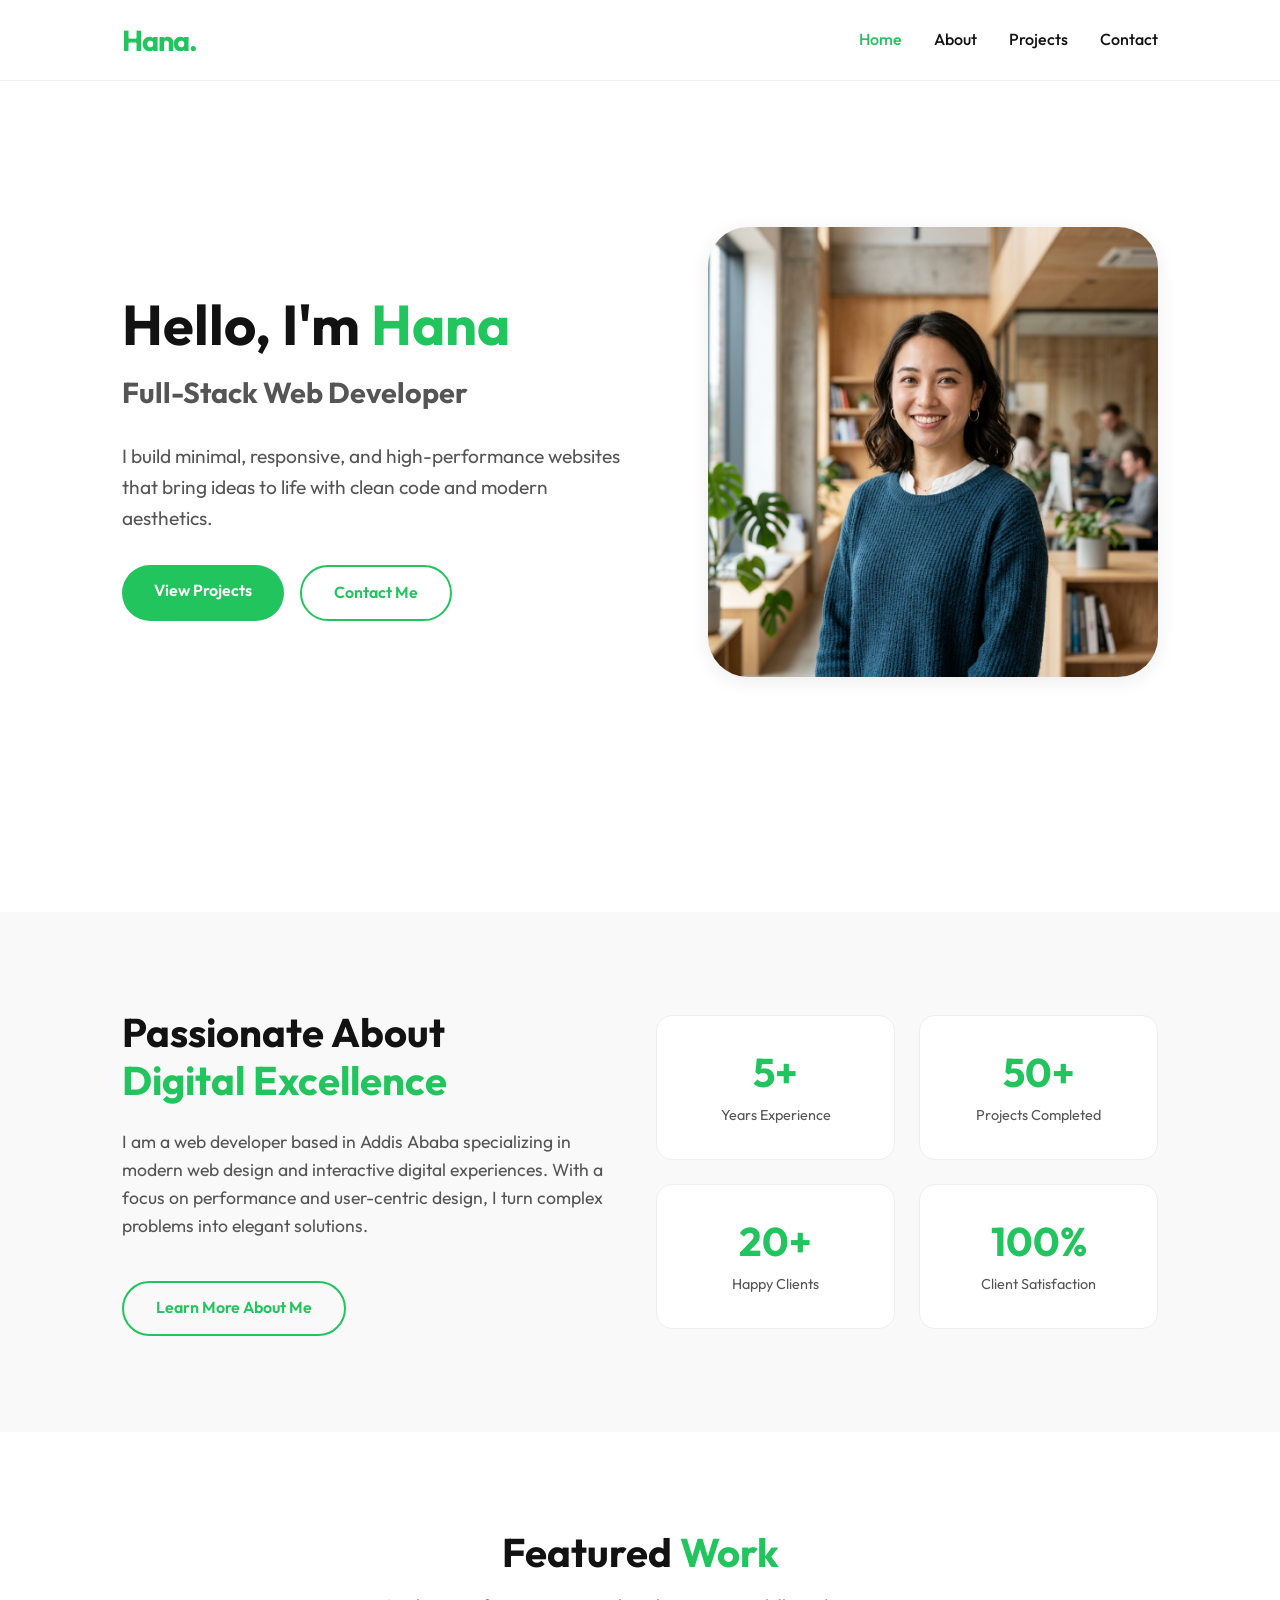
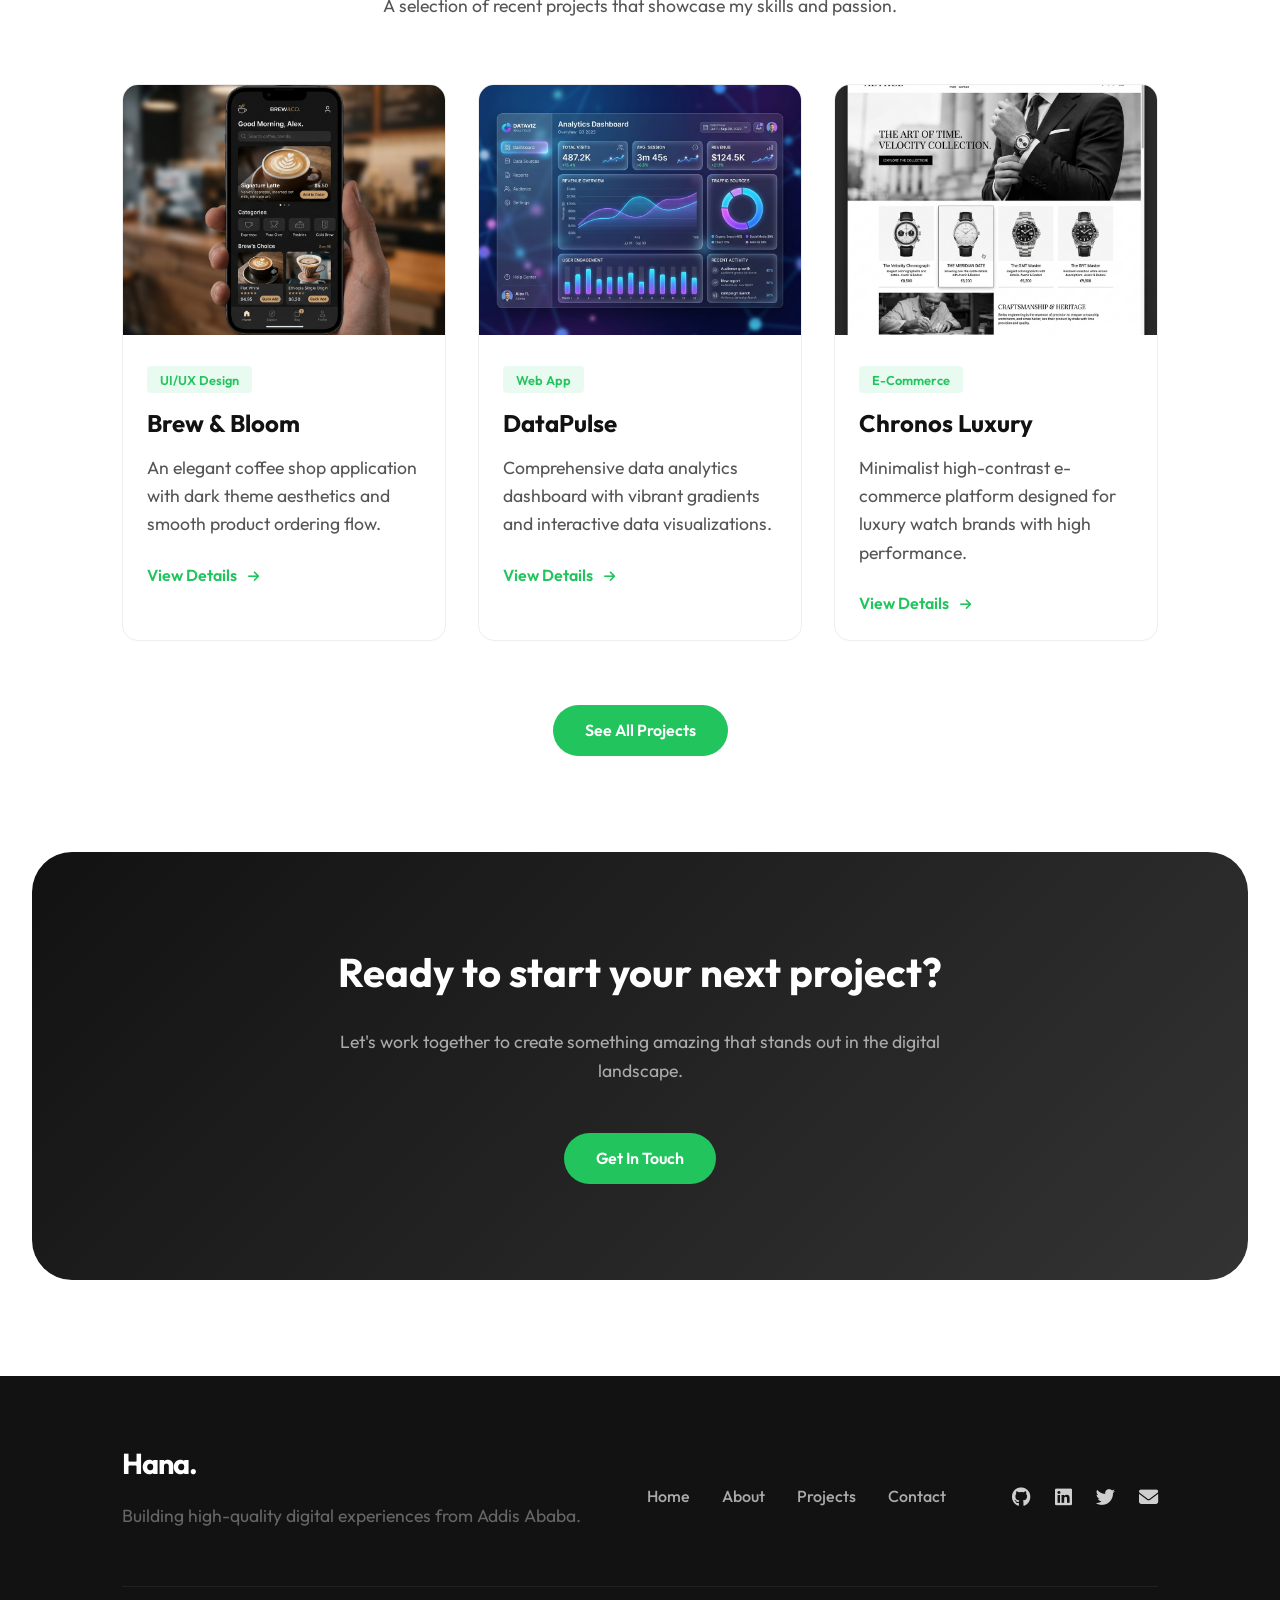
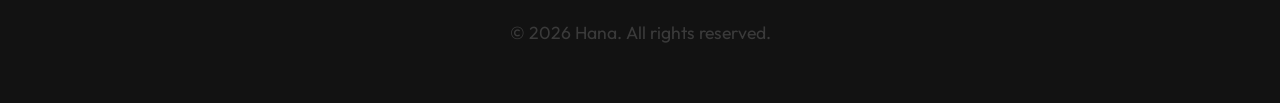
<file: index.html>
<!DOCTYPE html>
<html lang="en">
<head>
    <meta charset="UTF-8">
    <meta name="viewport" content="width=device-width, initial-scale=1.0">
    <title>Hana | Web Developer Portfolio</title>
    <meta name="description" content="Personal portfolio of Hana, a professional web developer building clean and responsive websites.">
    <!-- Google Fonts -->
    <link rel="stylesheet" href="css/styles.css">
    <!-- Font Awesome for social icons -->
    <link rel="stylesheet" href="https://cdnjs.cloudflare.com/ajax/libs/font-awesome/6.4.0/css/all.min.css">
</head>
<body>
    <header>
        <div class="container">
            <nav id="navbar">
                <a href="index.html" class="logo">Hana.</a>
                <ul class="nav-links">
                    <li><a href="index.html" class="active">Home</a></li>
                    <li><a href="about.html">About</a></li>
                    <li><a href="projects.html">Projects</a></li>
                    <li><a href="contact.html">Contact</a></li>
                </ul>
                <button class="mobile-toggle" aria-label="Toggle navigation">
                    <i class="fas fa-bars"></i>
                </button>
            </nav>
        </div>
    </header>

    <main>
        <!-- Hero Section -->
        <section class="hero section reveal" id="home">
            <div class="container grid grid-2" style="align-items: center; min-height: 80vh;">
                <div class="hero-content">
                    <h1 style="color: var(--secondary);">Hello, I'm <span style="color: var(--primary);">Hana</span></h1>
                    <h2 style="font-size: 1.8rem; color: var(--text-secondary); margin-bottom: 2rem;">Full-Stack Web Developer</h2>
                    <p style="font-size: 1.2rem; max-width: 500px;">I build minimal, responsive, and high-performance websites that bring ideas to life with clean code and modern aesthetics.</p>
                    <div class="hero-btns" style="display: flex; gap: 1rem; margin-top: 2rem;">
                        <a href="projects.html" class="btn btn-primary">View Projects</a>
                        <a href="contact.html" class="btn btn-outline">Contact Me</a>
                    </div>
                </div>
                <div class="hero-img" style="text-align: right;">
                    <img src="images/profile.png" alt="Hana's Profile" style="width: 100%; max-width: 450px; border-radius: 40px; box-shadow: var(--shadow);">
                </div>
            </div>
        </section>

        <!-- About Preview -->
        <section class="about-preview section reveal" style="background-color: var(--surface);">
            <div class="container">
                <div class="grid grid-2" style="align-items: center;">
                    <div class="preview-text">
                        <h2 style="margin-bottom: 1.5rem;">Passionate About <br><span style="color: var(--primary);">Digital Excellence</span></h2>
                        <p>I am a web developer based in Addis Ababa specializing in modern web design and interactive digital experiences. With a focus on performance and user-centric design, I turn complex problems into elegant solutions.</p>
                        <a href="about.html" class="btn btn-outline" style="margin-top: 1rem;">Learn More About Me</a>
                    </div>
                    <div class="preview-stats grid grid-2" style="gap: 1.5rem; text-align: center;">
                        <div class="card" style="padding: 2rem;">
                            <h3 style="color: var(--primary); font-size: 2.5rem; margin-bottom: 0.5rem;">5+</h3>
                            <p style="margin-bottom: 0; font-size: 0.9rem;">Years Experience</p>
                        </div>
                        <div class="card" style="padding: 2rem;">
                            <h3 style="color: var(--primary); font-size: 2.5rem; margin-bottom: 0.5rem;">50+</h3>
                            <p style="margin-bottom: 0; font-size: 0.9rem;">Projects Completed</p>
                        </div>
                        <div class="card" style="padding: 2rem;">
                            <h3 style="color: var(--primary); font-size: 2.5rem; margin-bottom: 0.5rem;">20+</h3>
                            <p style="margin-bottom: 0; font-size: 0.9rem;">Happy Clients</p>
                        </div>
                        <div class="card" style="padding: 2rem;">
                            <h3 style="color: var(--primary); font-size: 2.5rem; margin-bottom: 0.5rem;">100%</h3>
                            <p style="margin-bottom: 0; font-size: 0.9rem;">Client Satisfaction</p>
                        </div>
                    </div>
                </div>
            </div>
        </section>

        <!-- Featured Projects -->
        <section class="featured-projects section reveal" id="projects">
            <div class="container">
                <div class="section-title text-center" style="margin-bottom: 4rem;">
                    <h2>Featured <span style="color: var(--primary);">Work</span></h2>
                    <p>A selection of recent projects that showcase my skills and passion.</p>
                </div>
                <div class="grid grid-3">
                    <!-- Project 1 -->
                    <article class="card">
                        <img src="images/project1.png" alt="Coffee Shop App" class="card-img">
                        <div class="card-content">
                            <span class="card-tag">UI/UX Design</span>
                            <h3>Brew & Bloom</h3>
                            <p>An elegant coffee shop application with dark theme aesthetics and smooth product ordering flow.</p>
                            <a href="projects.html" style="color: var(--primary); font-weight: 600;">View Details <i class="fas fa-arrow-right" style="font-size: 0.8rem; margin-left: 0.5rem;"></i></a>
                        </div>
                    </article>
                    <!-- Project 2 -->
                    <article class="card">
                        <img src="images/project2.png" alt="Data Analytics Platform" class="card-img">
                        <div class="card-content">
                            <span class="card-tag">Web App</span>
                            <h3>DataPulse</h3>
                            <p>Comprehensive data analytics dashboard with vibrant gradients and interactive data visualizations.</p>
                            <a href="projects.html" style="color: var(--primary); font-weight: 600;">View Details <i class="fas fa-arrow-right" style="font-size: 0.8rem; margin-left: 0.5rem;"></i></a>
                        </div>
                    </article>
                    <!-- Project 3 -->
                    <article class="card">
                        <img src="images/project3.png" alt="Luxury Watch E-commerce" class="card-img">
                        <div class="card-content">
                            <span class="card-tag">E-Commerce</span>
                            <h3>Chronos Luxury</h3>
                            <p>Minimalist high-contrast e-commerce platform designed for luxury watch brands with high performance.</p>
                            <a href="projects.html" style="color: var(--primary); font-weight: 600;">View Details <i class="fas fa-arrow-right" style="font-size: 0.8rem; margin-left: 0.5rem;"></i></a>
                        </div>
                    </article>
                </div>
                <div class="text-center" style="margin-top: 4rem;">
                    <a href="projects.html" class="btn btn-primary">See All Projects</a>
                </div>
            </div>
        </section>

        <!-- CTA Section -->
        <section class="cta section reveal" style="background: linear-gradient(135deg, var(--secondary) 0%, #333 100%); color: white; border-radius: 40px; margin: 0 2rem 6rem; text-align: center;">
            <div class="container">
                <h2 style="color: white; margin-bottom: 2rem;">Ready to start your next project?</h2>
                <p style="color: #aaa; margin-bottom: 3rem; max-width: 600px; margin-left: auto; margin-right: auto;">Let's work together to create something amazing that stands out in the digital landscape.</p>
                <a href="contact.html" class="btn btn-primary">Get In Touch</a>
            </div>
        </section>
    </main>

    <footer>
        <div class="container">
            <div class="footer-content">
                <div class="footer-logo">
                    <a href="index.html" class="logo" style="color: white; border-bottom: none;">Hana.</a>
                    <p style="color: #666; margin-top: 1rem;">Building high-quality digital experiences from Addis Ababa.</p>
                </div>
                <ul class="nav-links footer-nav" style="display: flex; flex-direction: row; box-shadow: none; position: static; background: none; border: none; padding: 0;">
                    <li><a href="index.html" style="color: #aaa;">Home</a></li>
                    <li><a href="about.html" style="color: #aaa;">About</a></li>
                    <li><a href="projects.html" style="color: #aaa;">Projects</a></li>
                    <li><a href="contact.html" style="color: #aaa;">Contact</a></li>
                </ul>
                <div class="footer-socials">
                    <a href="#" aria-label="GitHub"><i class="fab fa-github"></i></a>
                    <a href="#" aria-label="LinkedIn"><i class="fab fa-linkedin"></i></a>
                    <a href="#" aria-label="Twitter"><i class="fab fa-twitter"></i></a>
                    <a href="mailto:your@email.com" aria-label="Email"><i class="fas fa-envelope"></i></a>
                </div>
            </div>
            <div class="footer-bottom">
                <p>&copy; 2026 Hana. All rights reserved.</p>
            </div>
        </div>
    </footer>

    <script src="js/main.js"></script>
</body>
</html>
</file>
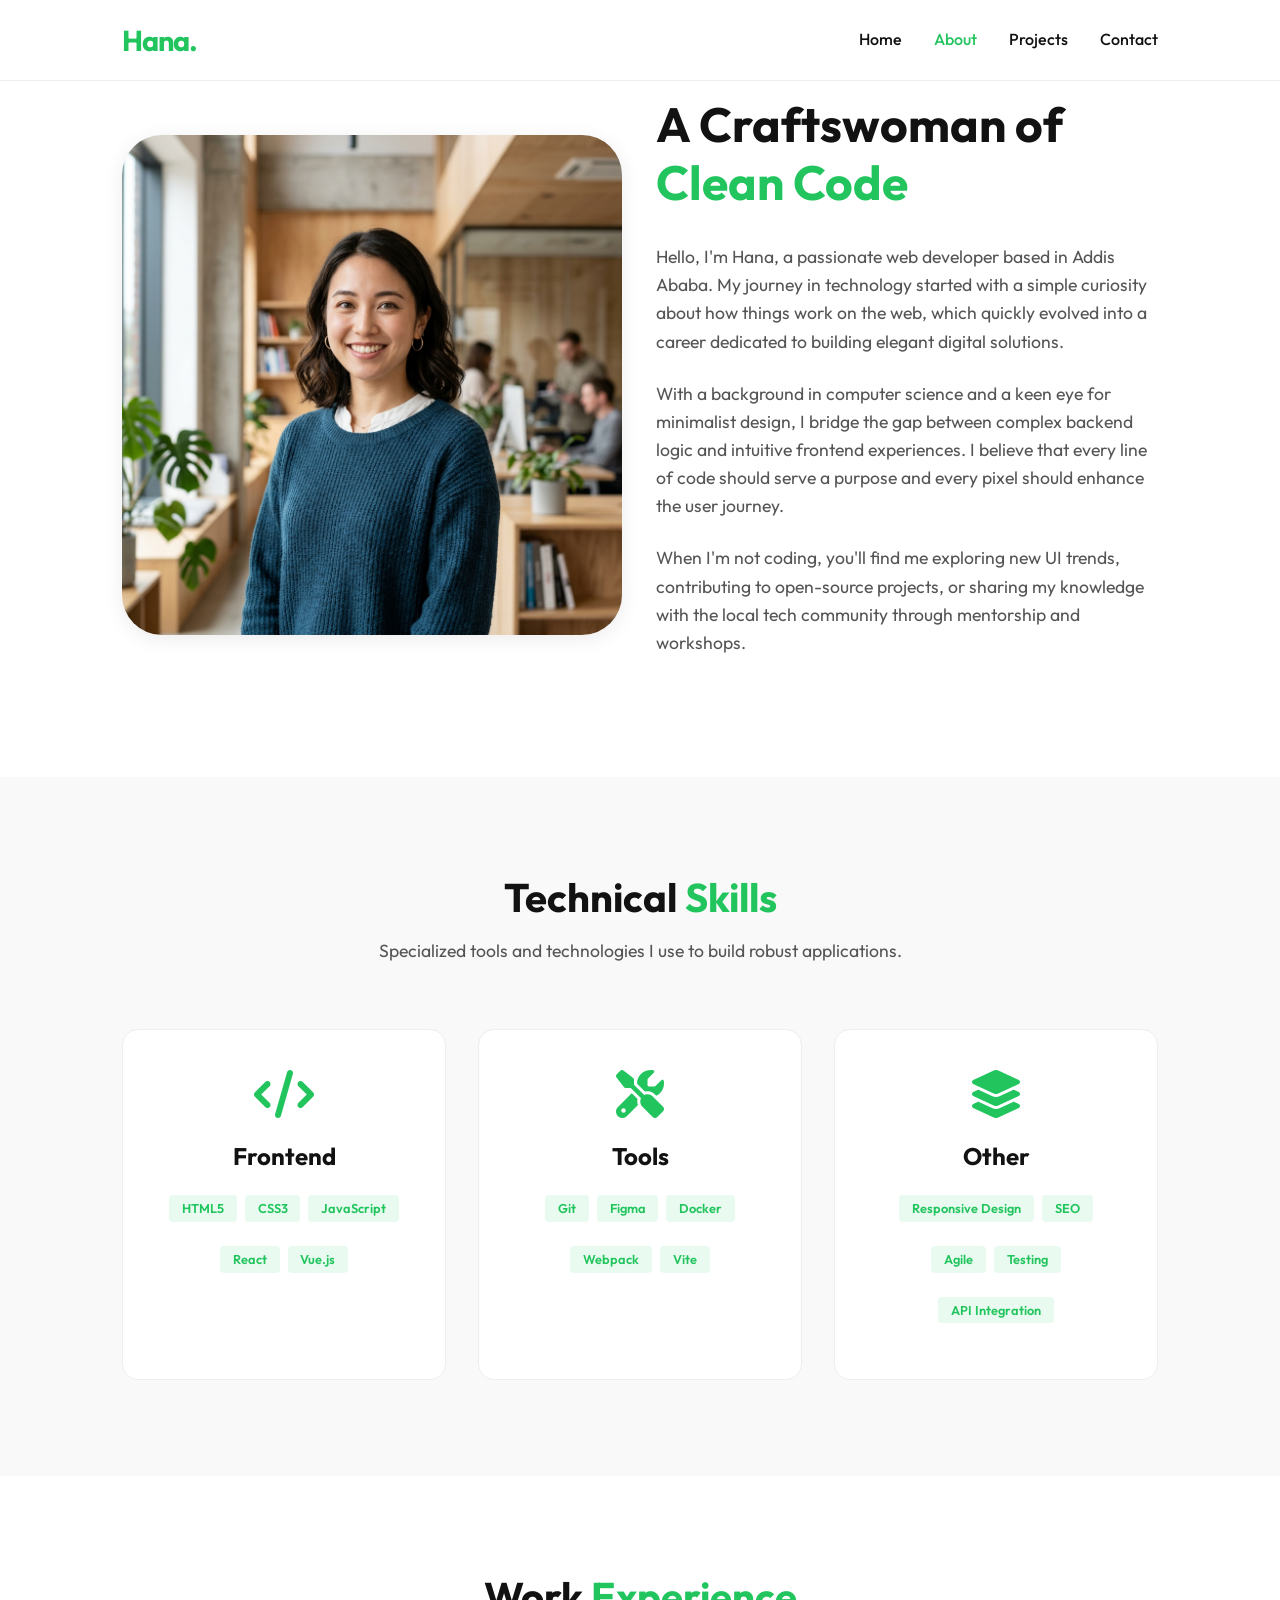
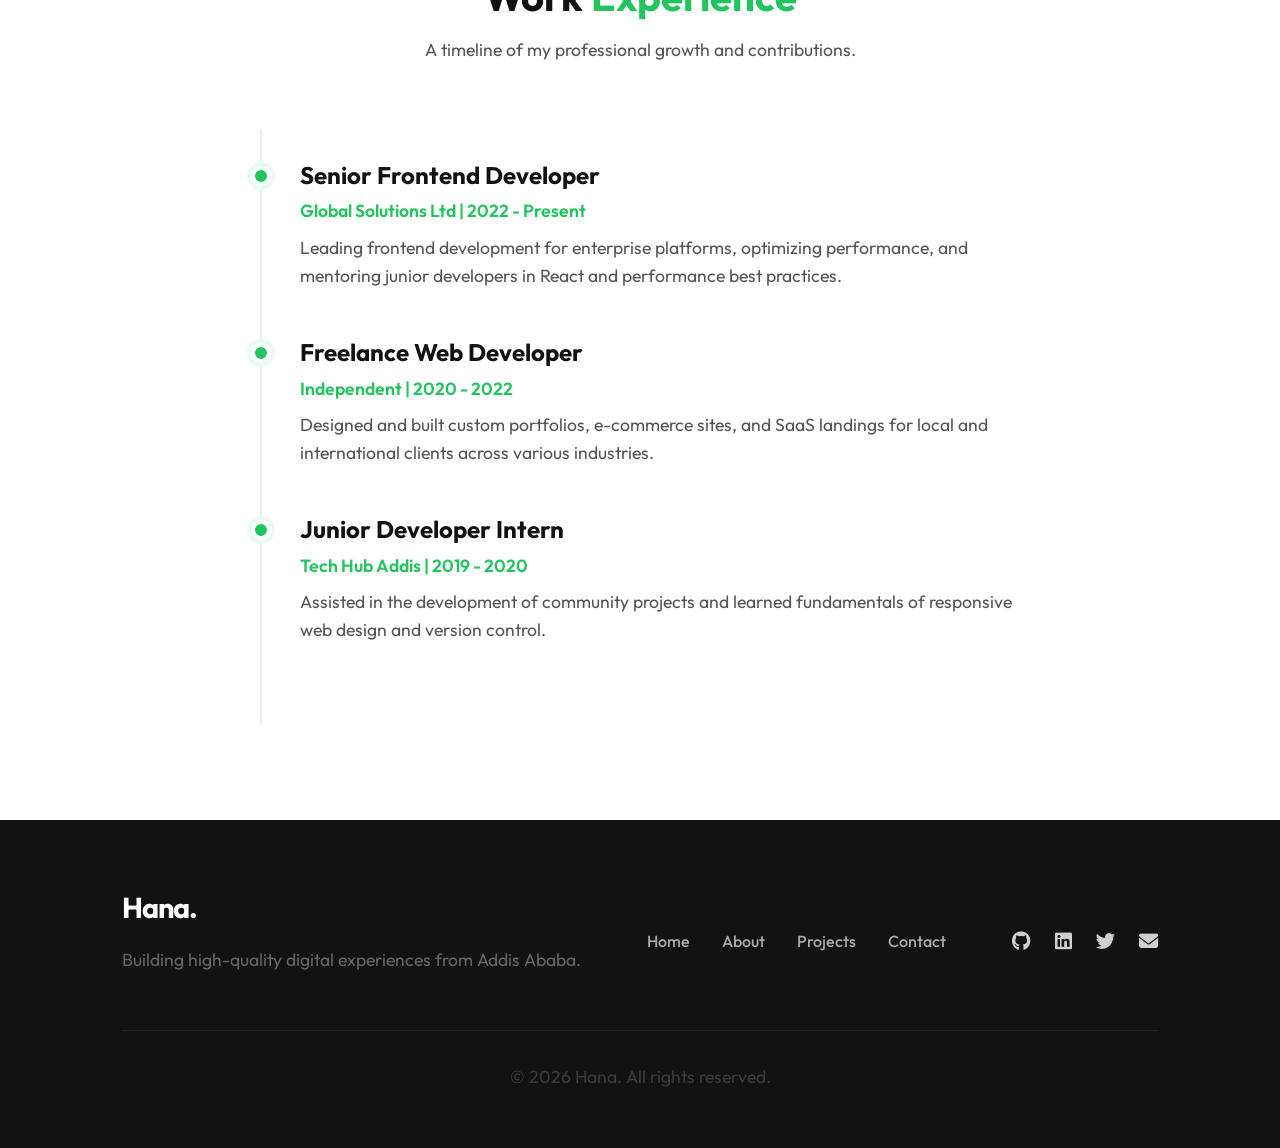
<file: about.html>
<!DOCTYPE html>
<html lang="en">
<head>
    <meta charset="UTF-8">
    <meta name="viewport" content="width=device-width, initial-scale=1.0">
    <title>About Hana | Web Developer Portfolio</title>
    <link rel="stylesheet" href="css/styles.css">
    <link rel="stylesheet" href="https://cdnjs.cloudflare.com/ajax/libs/font-awesome/6.4.0/css/all.min.css">
</head>
<body>
    <header>
        <div class="container">
            <nav id="navbar">
                <a href="index.html" class="logo">Hana.</a>
                <ul class="nav-links">
                    <li><a href="index.html">Home</a></li>
                    <li><a href="about.html" class="active">About</a></li>
                    <li><a href="projects.html">Projects</a></li>
                    <li><a href="contact.html">Contact</a></li>
                </ul>
                <button class="mobile-toggle" aria-label="Toggle navigation">
                    <i class="fas fa-bars"></i>
                </button>
            </nav>
        </div>
    </header>

    <main>
        <!-- About Section -->
        <section class="about-detail section reveal">
            <div class="container grid grid-2" style="align-items: center;">
                <div class="about-img">
                    <img src="images/profile.png" alt="Hana's Profile" style="width: 100%; max-width: 500px; border-radius: 40px; box-shadow: var(--shadow);">
                </div>
                <div class="about-content">
                    <h1 style="font-size: 3rem; margin-bottom: 2rem;">A Craftswoman of <br><span style="color: var(--primary);">Clean Code</span></h1>
                    <p>Hello, I'm Hana, a passionate web developer based in Addis Ababa. My journey in technology started with a simple curiosity about how things work on the web, which quickly evolved into a career dedicated to building elegant digital solutions.</p>
                    <p>With a background in computer science and a keen eye for minimalist design, I bridge the gap between complex backend logic and intuitive frontend experiences. I believe that every line of code should serve a purpose and every pixel should enhance the user journey.</p>
                    <p>When I'm not coding, you'll find me exploring new UI trends, contributing to open-source projects, or sharing my knowledge with the local tech community through mentorship and workshops.</p>
                </div>
            </div>
        </section>

        <!-- Skills Section -->
        <section class="skills section reveal" style="background-color: var(--surface);">
            <div class="container">
                <div class="section-title text-center" style="margin-bottom: 4rem;">
                    <h2>Technical <span style="color: var(--primary);">Skills</span></h2>
                    <p>Specialized tools and technologies I use to build robust applications.</p>
                </div>
                <div class="grid grid-3">
                    <!-- Frontend -->
                    <div class="card" style="padding: 2.5rem; text-align: center;">
                        <i class="fas fa-code" style="font-size: 3rem; color: var(--primary); margin-bottom: 1.5rem;"></i>
                        <h3 style="margin-bottom: 1.5rem;">Frontend</h3>
                        <div class="skill-tags" style="display: flex; flex-wrap: wrap; justify-content: center; gap: 0.5rem;">
                            <span class="card-tag">HTML5</span>
                            <span class="card-tag">CSS3</span>
                            <span class="card-tag">JavaScript</span>
                            <span class="card-tag">React</span>
                            <span class="card-tag">Vue.js</span>
                        </div>
                    </div>
                    <!-- Tools -->
                    <div class="card" style="padding: 2.5rem; text-align: center;">
                        <i class="fas fa-tools" style="font-size: 3rem; color: var(--primary); margin-bottom: 1.5rem;"></i>
                        <h3 style="margin-bottom: 1.5rem;">Tools</h3>
                        <div class="skill-tags" style="display: flex; flex-wrap: wrap; justify-content: center; gap: 0.5rem;">
                            <span class="card-tag">Git</span>
                            <span class="card-tag">Figma</span>
                            <span class="card-tag">Docker</span>
                            <span class="card-tag">Webpack</span>
                            <span class="card-tag">Vite</span>
                        </div>
                    </div>
                    <!-- Other -->
                    <div class="card" style="padding: 2.5rem; text-align: center;">
                        <i class="fas fa-layer-group" style="font-size: 3rem; color: var(--primary); margin-bottom: 1.5rem;"></i>
                        <h3 style="margin-bottom: 1.5rem;">Other</h3>
                        <div class="skill-tags" style="display: flex; flex-wrap: wrap; justify-content: center; gap: 0.5rem;">
                            <span class="card-tag">Responsive Design</span>
                            <span class="card-tag">SEO</span>
                            <span class="card-tag">Agile</span>
                            <span class="card-tag">Testing</span>
                            <span class="card-tag">API Integration</span>
                        </div>
                    </div>
                </div>
            </div>
        </section>

        <!-- Experience Section -->
        <section class="experience section reveal">
            <div class="container">
                <div class="section-title text-center" style="margin-bottom: 4rem;">
                    <h2>Work <span style="color: var(--primary);">Experience</span></h2>
                    <p>A timeline of my professional growth and contributions.</p>
                </div>
                <div class="experience-timeline" style="position: relative; max-width: 800px; margin: 0 auto; padding: 2rem 0;">
                    <!-- Line -->
                    <div style="position: absolute; left: 20px; top: 0; width: 2px; height: 100%; background: var(--border);"></div>
                    
                    <!-- Entry 1 -->
                    <div class="experience-item" style="position: relative; margin-bottom: 3rem; padding-left: 60px;">
                        <div style="position: absolute; left: 11px; top: 5px; width: 20px; height: 20px; background: var(--primary); border-radius: 50%; border: 4px solid white; box-shadow: 0 0 0 4px var(--primary-light);"></div>
                        <h3 style="margin-bottom: 0.5rem;">Senior Frontend Developer</h3>
                        <p style="color: var(--primary); font-weight: 600; margin-bottom: 0.5rem;">Global Solutions Ltd | 2022 - Present</p>
                        <p>Leading frontend development for enterprise platforms, optimizing performance, and mentoring junior developers in React and performance best practices.</p>
                    </div>

                    <!-- Entry 2 -->
                    <div class="experience-item" style="position: relative; margin-bottom: 3rem; padding-left: 60px;">
                        <div style="position: absolute; left: 11px; top: 5px; width: 20px; height: 20px; background: var(--primary); border-radius: 50%; border: 4px solid white; box-shadow: 0 0 0 4px var(--primary-light);"></div>
                        <h3 style="margin-bottom: 0.5rem;">Freelance Web Developer</h3>
                        <p style="color: var(--primary); font-weight: 600; margin-bottom: 0.5rem;">Independent | 2020 - 2022</p>
                        <p>Designed and built custom portfolios, e-commerce sites, and SaaS landings for local and international clients across various industries.</p>
                    </div>

                    <!-- Entry 3 -->
                    <div class="experience-item" style="position: relative; margin-bottom: 3rem; padding-left: 60px;">
                        <div style="position: absolute; left: 11px; top: 5px; width: 20px; height: 20px; background: var(--primary); border-radius: 50%; border: 4px solid white; box-shadow: 0 0 0 4px var(--primary-light);"></div>
                        <h3 style="margin-bottom: 0.5rem;">Junior Developer Intern</h3>
                        <p style="color: var(--primary); font-weight: 600; margin-bottom: 0.5rem;">Tech Hub Addis | 2019 - 2020</p>
                        <p>Assisted in the development of community projects and learned fundamentals of responsive web design and version control.</p>
                    </div>
                </div>
            </div>
        </section>
    </main>

    <footer>
        <div class="container">
            <div class="footer-content">
                <div class="footer-logo">
                    <a href="index.html" class="logo" style="color: white; border-bottom: none;">Hana.</a>
                    <p style="color: #666; margin-top: 1rem;">Building high-quality digital experiences from Addis Ababa.</p>
                </div>
                <ul class="nav-links footer-nav" style="display: flex; flex-direction: row; box-shadow: none; position: static; background: none; border: none; padding: 0;">
                    <li><a href="index.html" style="color: #aaa;">Home</a></li>
                    <li><a href="about.html" style="color: #aaa;">About</a></li>
                    <li><a href="projects.html" style="color: #aaa;">Projects</a></li>
                    <li><a href="contact.html" style="color: #aaa;">Contact</a></li>
                </ul>
                <div class="footer-socials">
                    <a href="#" aria-label="GitHub"><i class="fab fa-github"></i></a>
                    <a href="#" aria-label="LinkedIn"><i class="fab fa-linkedin"></i></a>
                    <a href="#" aria-label="Twitter"><i class="fab fa-twitter"></i></a>
                    <a href="mailto:your@email.com" aria-label="Email"><i class="fas fa-envelope"></i></a>
                </div>
            </div>
            <div class="footer-bottom">
                <p>&copy; 2026 Hana. All rights reserved.</p>
            </div>
        </div>
    </footer>

    <script src="js/main.js"></script>
</body>
</html>
</file>
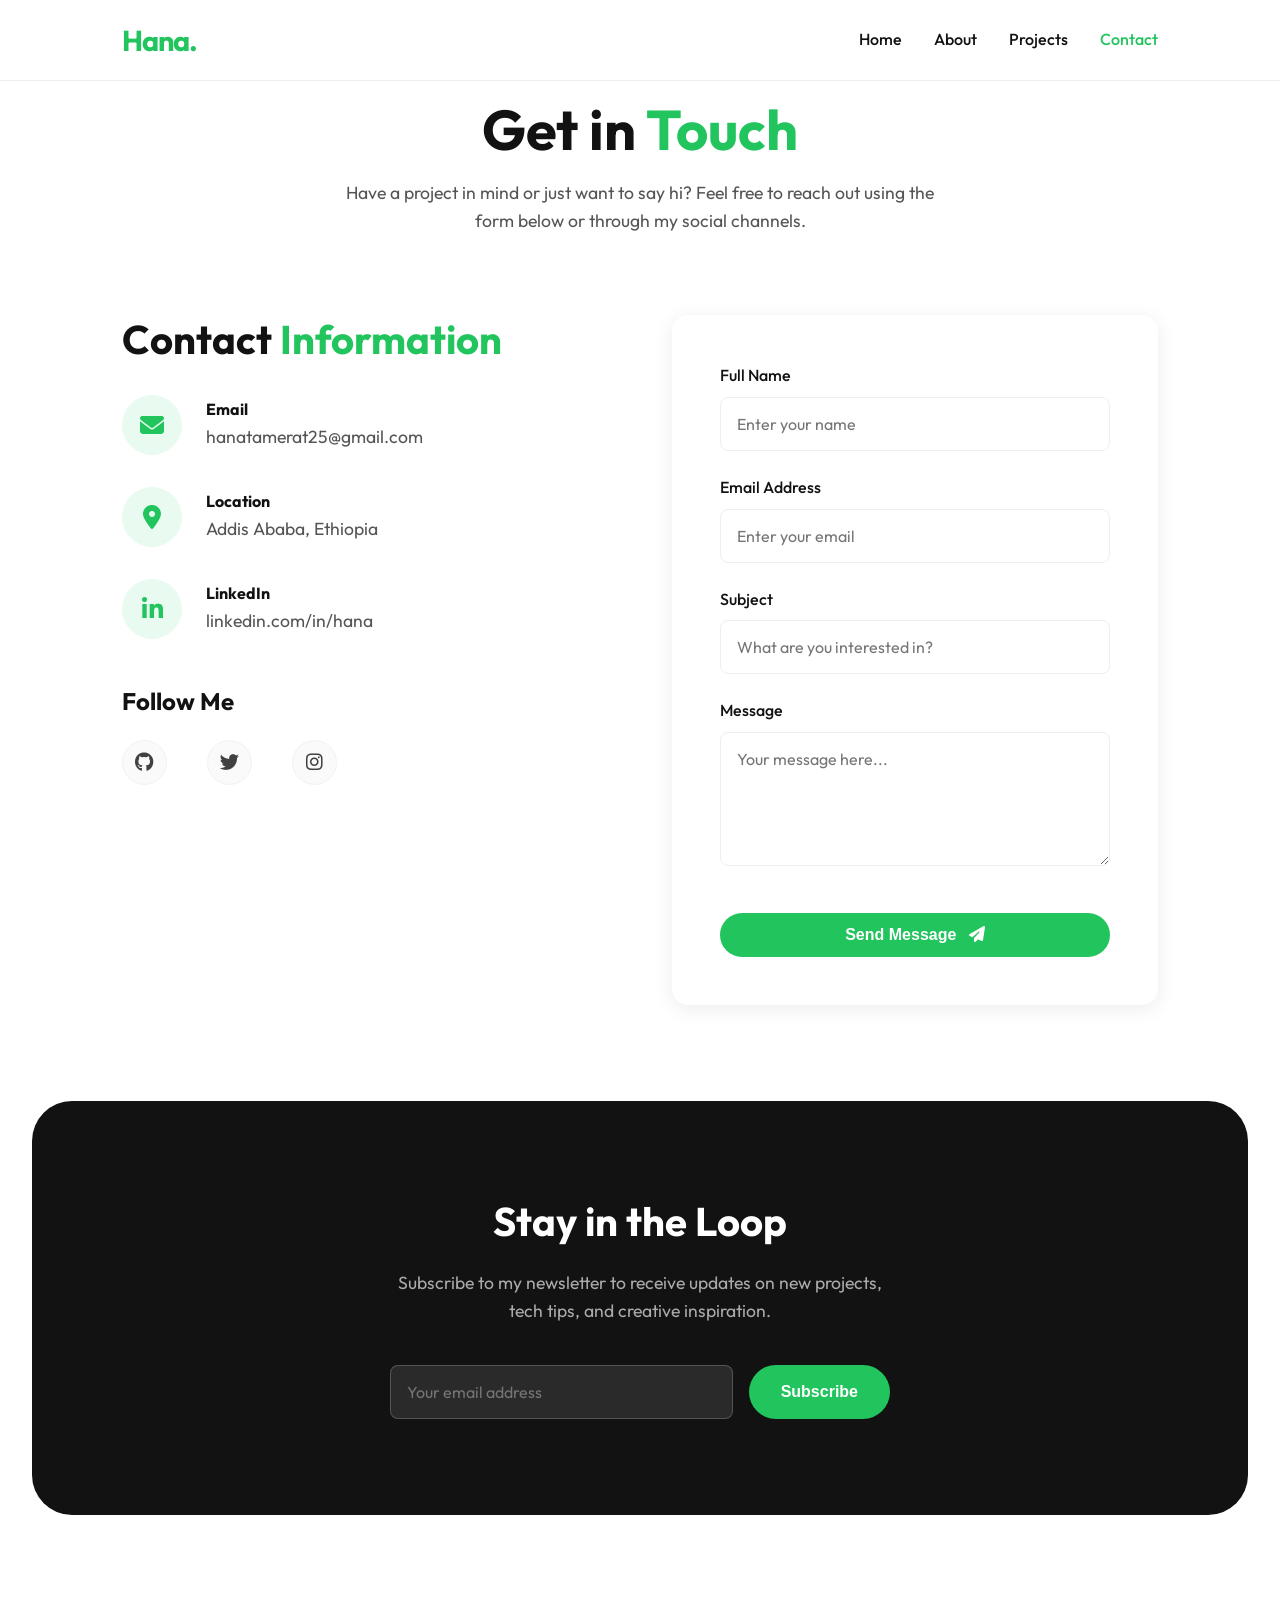
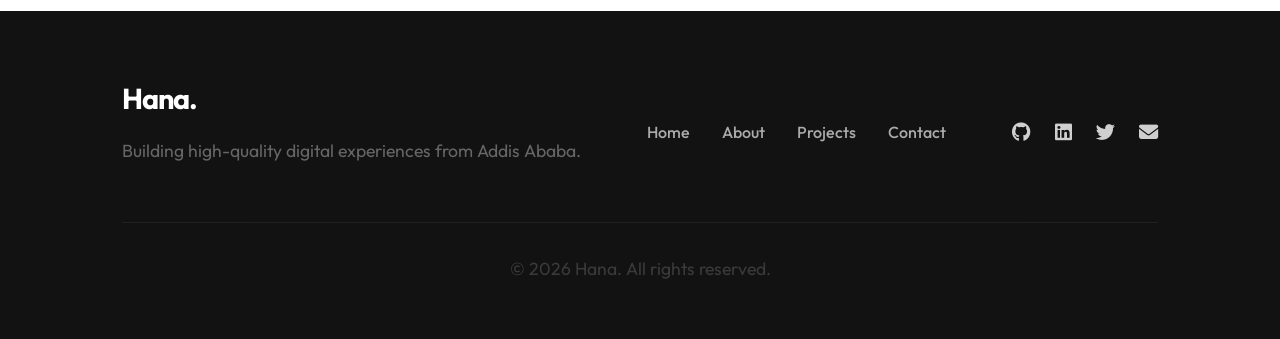
<file: contact.html>
<!DOCTYPE html>
<html lang="en">
<head>
    <meta charset="UTF-8">
    <meta name="viewport" content="width=device-width, initial-scale=1.0">
    <title>Contact Me | Hana</title>
    <link rel="stylesheet" href="css/styles.css">
    <link rel="stylesheet" href="https://cdnjs.cloudflare.com/ajax/libs/font-awesome/6.4.0/css/all.min.css">
</head>
<body>
    <header>
        <div class="container">
            <nav id="navbar">
                <a href="index.html" class="logo">Hana.</a>
                <ul class="nav-links">
                    <li><a href="index.html">Home</a></li>
                    <li><a href="about.html">About</a></li>
                    <li><a href="projects.html">Projects</a></li>
                    <li><a href="contact.html" class="active">Contact</a></li>
                </ul>
                <button class="mobile-toggle" aria-label="Toggle navigation">
                    <i class="fas fa-bars"></i>
                </button>
            </nav>
        </div>
    </header>

    <main>
        <!-- Contact Section -->
        <section class="contact section reveal">
            <div class="container">
                <div class="section-title text-center" style="margin-bottom: 5rem;">
                    <h1 style="font-size: 3.5rem;">Get in <span style="color: var(--primary);">Touch</span></h1>
                    <p style="max-width: 600px; margin-left: auto; margin-right: auto;">Have a project in mind or just want to say hi? Feel free to reach out using the form below or through my social channels.</p>
                </div>

                <div class="grid grid-2" style="gap: 4rem;">
                    <!-- Contact Info -->
                    <div class="contact-info">
                        <h2 style="margin-bottom: 2rem;">Contact <span style="color: var(--primary);">Information</span></h2>
                        <div class="info-items">
                            <div class="info-item" style="display: flex; gap: 1.5rem; margin-bottom: 2rem; align-items: center;">
                                <div style="width: 60px; height: 60px; background: var(--primary-light); color: var(--primary); border-radius: 50%; display: flex; align-items: center; justify-content: center; font-size: 1.5rem;">
                                    <i class="fas fa-envelope"></i>
                                </div>
                                <div>
                                    <h4 style="margin-bottom: 0.2rem;">Email</h4>
                                    <p style="margin-bottom: 0;">hanatamerat25@gmail.com</p>
                                </div>
                            </div>
                            <div class="info-item" style="display: flex; gap: 1.5rem; margin-bottom: 2rem; align-items: center;">
                                <div style="width: 60px; height: 60px; background: var(--primary-light); color: var(--primary); border-radius: 50%; display: flex; align-items: center; justify-content: center; font-size: 1.5rem;">
                                    <i class="fas fa-location-dot"></i>
                                </div>
                                <div>
                                    <h4 style="margin-bottom: 0.2rem;">Location</h4>
                                    <p style="margin-bottom: 0;">Addis Ababa, Ethiopia</p>
                                </div>
                            </div>
                            <div class="info-item" style="display: flex; gap: 1.5rem; margin-bottom: 2rem; align-items: center;">
                                <div style="width: 60px; height: 60px; background: var(--primary-light); color: var(--primary); border-radius: 50%; display: flex; align-items: center; justify-content: center; font-size: 1.5rem;">
                                    <i class="fab fa-linkedin-in"></i>
                                </div>
                                <div>
                                    <h4 style="margin-bottom: 0.2rem;">LinkedIn</h4>
                                    <p style="margin-bottom: 0;">linkedin.com/in/hana</p>
                                </div>
                            </div>
                        </div>

                        <h3 style="margin-top: 3rem; margin-bottom: 1.5rem;">Follow Me</h3>
                        <div class="footer-socials" style="margin-top: 1rem;">
                            <a href="#" style="background: var(--surface); color: var(--secondary); width: 45px; height: 45px; border-radius: 50%; display: flex; align-items: center; justify-content: center; transition: var(--transition); border: 1px solid var(--border);">
                                <i class="fab fa-github"></i>
                            </a>
                            <a href="#" style="background: var(--surface); color: var(--secondary); width: 45px; height: 45px; border-radius: 50%; display: flex; align-items: center; justify-content: center; transition: var(--transition); border: 1px solid var(--border); margin-left: 1rem;">
                                <i class="fab fa-twitter"></i>
                            </a>
                            <a href="#" style="background: var(--surface); color: var(--secondary); width: 45px; height: 45px; border-radius: 50%; display: flex; align-items: center; justify-content: center; transition: var(--transition); border: 1px solid var(--border); margin-left: 1rem;">
                                <i class="fab fa-instagram"></i>
                            </a>
                        </div>
                    </div>

                    <!-- Contact Form -->
                    <div class="contact-form card" style="padding: 3rem; box-shadow: var(--shadow); border: none;">
                        <form id="contactForm" onsubmit="event.preventDefault(); alert('Message sent successfully!'); this.reset();">
                            <div class="form-group">
                                <label for="name">Full Name</label>
                                <input type="text" id="name" name="name" placeholder="Enter your name" required>
                            </div>
                            <div class="form-group">
                                <label for="email">Email Address</label>
                                <input type="email" id="email" name="email" placeholder="Enter your email" required>
                            </div>
                            <div class="form-group">
                                <label for="subject">Subject</label>
                                <input type="text" id="subject" name="subject" placeholder="What are you interested in?" required>
                            </div>
                            <div class="form-group">
                                <label for="message">Message</label>
                                <textarea id="message" name="message" rows="5" placeholder="Your message here..." required></textarea>
                            </div>
                            <button type="submit" class="btn btn-primary" style="width: 100%; margin-top: 1rem;">Send Message <i class="fas fa-paper-plane" style="margin-left: 0.5rem;"></i></button>
                        </form>
                    </div>
                </div>
            </div>
        </section>

        <!-- Newsletter Section -->
        <section class="newsletter section reveal" style="background: var(--secondary); color: white; border-radius: 40px; margin: 0 2rem 6rem; text-align: center;">
            <div class="container">
                <h2 style="color: white; margin-bottom: 1.5rem;">Stay in the Loop</h2>
                <p style="color: #aaa; margin-bottom: 2.5rem; max-width: 500px; margin-left: auto; margin-right: auto;">Subscribe to my newsletter to receive updates on new projects, tech tips, and creative inspiration.</p>
                <form onsubmit="event.preventDefault(); alert('Thanks for subscribing!'); this.reset();" style="display: flex; gap: 1rem; max-width: 500px; margin: 0 auto; flex-wrap: wrap; justify-content: center;">
                    <input type="email" placeholder="Your email address" style="flex: 1; min-width: 250px; background: rgba(255, 255, 255, 0.1); border-color: rgba(255, 255, 255, 0.2); color: white;" required>
                    <button type="submit" class="btn btn-primary">Subscribe</button>
                </form>
            </div>
        </section>
    </main>

    <footer>
        <div class="container">
            <div class="footer-content">
                <div class="footer-logo">
                    <a href="index.html" class="logo" style="color: white; border-bottom: none;">Hana.</a>
                    <p style="color: #666; margin-top: 1rem;">Building high-quality digital experiences from Addis Ababa.</p>
                </div>
                <ul class="nav-links footer-nav" style="display: flex; flex-direction: row; box-shadow: none; position: static; background: none; border: none; padding: 0;">
                    <li><a href="index.html" style="color: #aaa;">Home</a></li>
                    <li><a href="about.html" style="color: #aaa;">About</a></li>
                    <li><a href="projects.html" style="color: #aaa;">Projects</a></li>
                    <li><a href="contact.html" style="color: #aaa;">Contact</a></li>
                </ul>
                <div class="footer-socials">
                    <a href="#" aria-label="GitHub"><i class="fab fa-github"></i></a>
                    <a href="#" aria-label="LinkedIn"><i class="fab fa-linkedin"></i></a>
                    <a href="#" aria-label="Twitter"><i class="fab fa-twitter"></i></a>
                    <a href="mailto:your@email.com" aria-label="Email"><i class="fas fa-envelope"></i></a>
                </div>
            </div>
            <div class="footer-bottom">
                <p>&copy; 2026 Hana. All rights reserved.</p>
            </div>
        </div>
    </footer>

    <script src="js/main.js"></script>
</body>
</html>
</file>
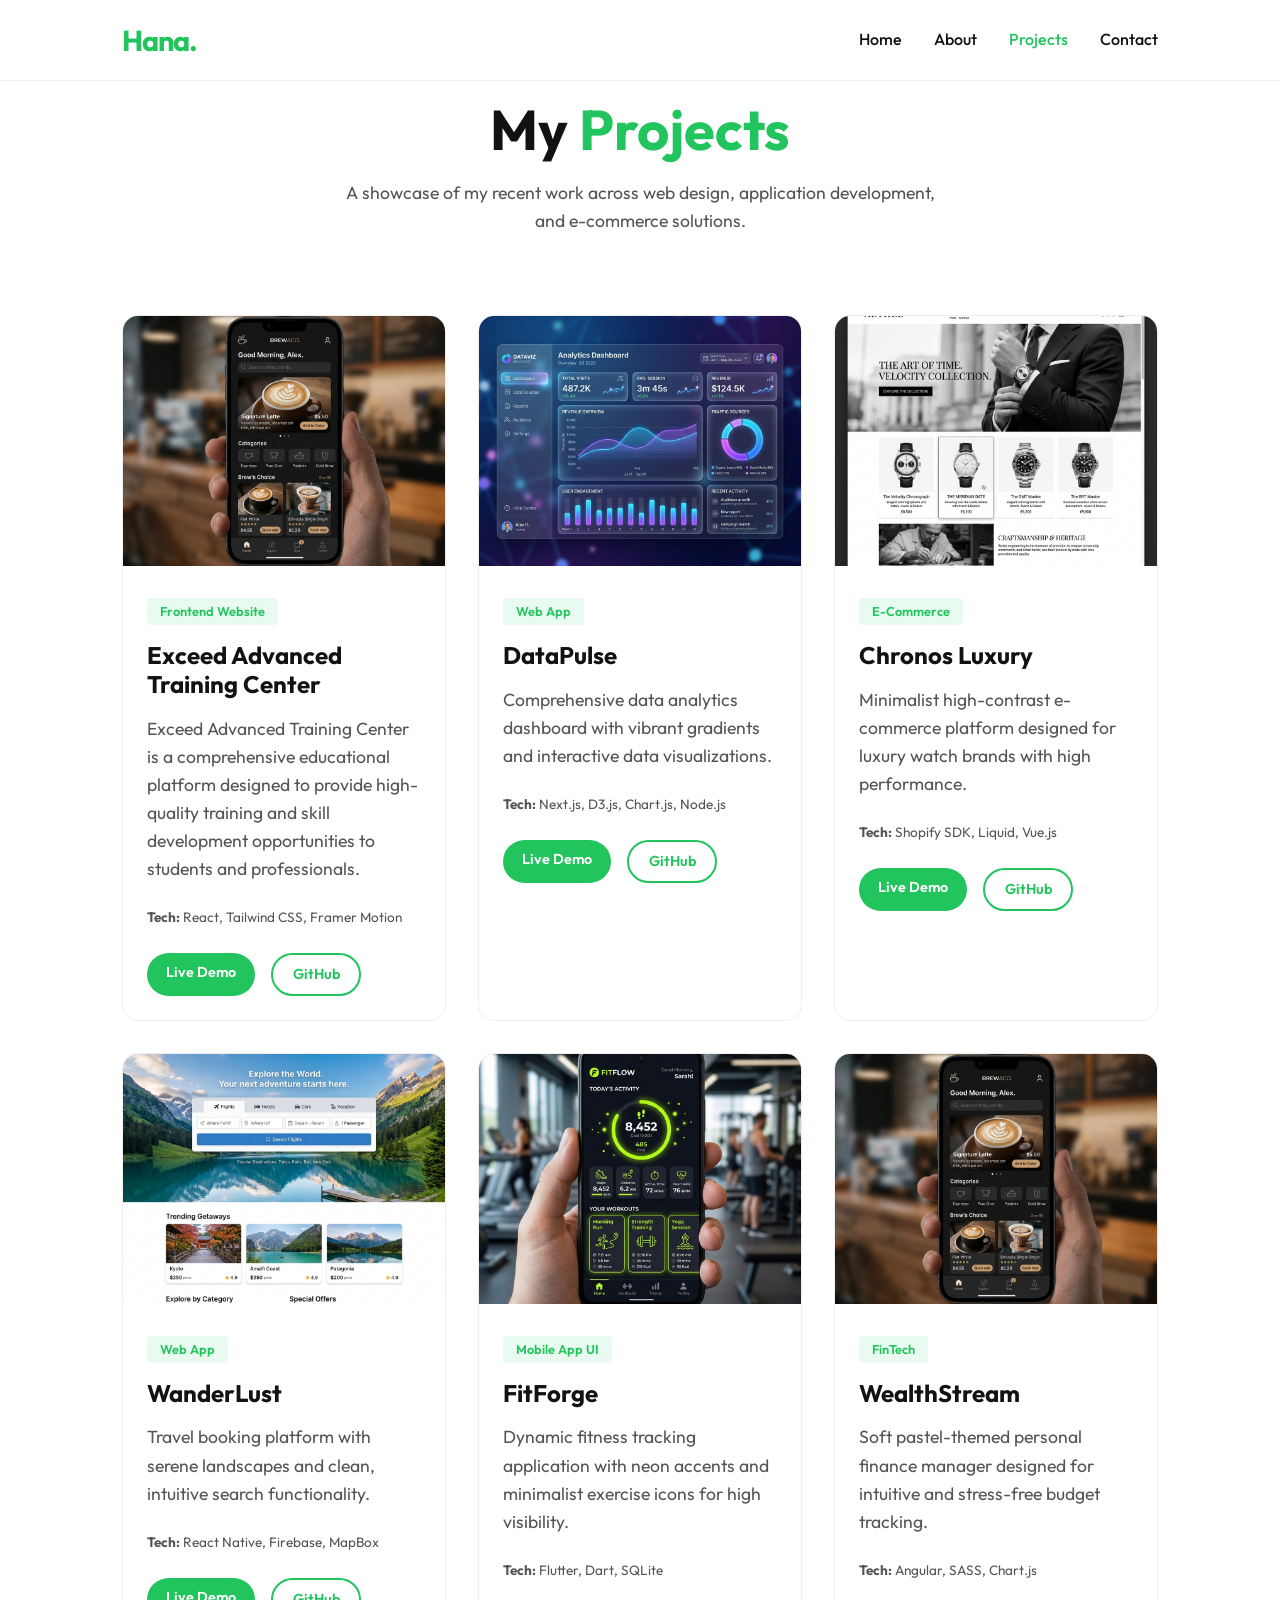
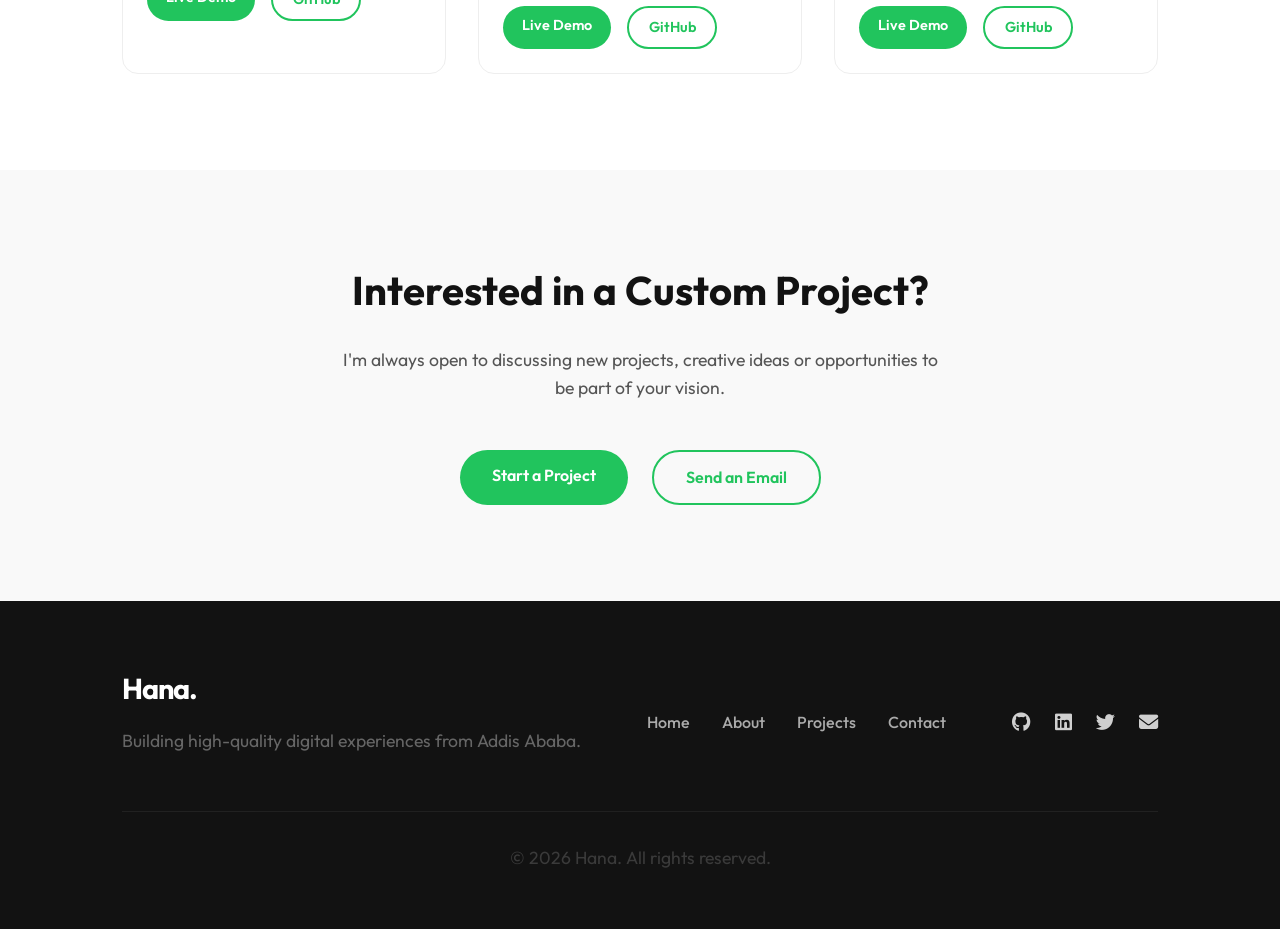
<file: projects.html>
<!DOCTYPE html>
<html lang="en">
<head>
    <meta charset="UTF-8">
    <meta name="viewport" content="width=device-width, initial-scale=1.0">
    <title>My Projects | Hana</title>
    <link rel="stylesheet" href="css/styles.css">
    <link rel="stylesheet" href="https://cdnjs.cloudflare.com/ajax/libs/font-awesome/6.4.0/css/all.min.css">
</head>
<body>
    <header>
        <div class="container">
            <nav id="navbar">
                <a href="index.html" class="logo">Hana.</a>
                <ul class="nav-links">
                    <li><a href="index.html">Home</a></li>
                    <li><a href="about.html">About</a></li>
                    <li><a href="projects.html" class="active">Projects</a></li>
                    <li><a href="contact.html">Contact</a></li>
                </ul>
                <button class="mobile-toggle" aria-label="Toggle navigation">
                    <i class="fas fa-bars"></i>
                </button>
            </nav>
        </div>
    </header>

    <main>
        <!-- Projects Section -->
        <section class="projects-list section reveal">
            <div class="container">
                <div class="section-title text-center" style="margin-bottom: 5rem;">
                    <h1 style="font-size: 3.5rem;">My <span style="color: var(--primary);">Projects</span></h1>
                    <p style="max-width: 600px; margin-left: auto; margin-right: auto;">A showcase of my recent work across web design, application development, and e-commerce solutions.</p>
                </div>

                <div class="grid grid-3">
                    <!-- Project 1 -->
                    <article class="card">
                        <img src="images/project1.png" alt="Exceed Advanced Training Center" class="card-img">
                        <div class="card-content">
                            <span class="card-tag">Frontend Website</span>
                            <h3>Exceed Advanced Training Center</h3>
                            <p>Exceed Advanced Training Center is a comprehensive educational platform designed to provide high-quality training and skill development opportunities to students and professionals.</p>
                            <p style="font-size: 0.85rem; color: var(--text-secondary); margin-bottom: 1.5rem;"><strong>Tech:</strong> React, Tailwind CSS, Framer Motion</p>
                            <div style="display: flex; gap: 1rem;">
                                <a href="#" class="btn btn-primary" style="padding: 0.5rem 1.2rem; font-size: 0.9rem;">Live Demo</a>
                                <a href="#" class="btn btn-outline" style="padding: 0.5rem 1.2rem; font-size: 0.9rem;">GitHub</a>
                            </div>
                        </div>
                    </article>
                    <!-- Project 2 -->
                    <article class="card">
                        <img src="images/project2.png" alt="Data Analytics Platform" class="card-img">
                        <div class="card-content">
                            <span class="card-tag">Web App</span>
                            <h3>DataPulse</h3>
                            <p>Comprehensive data analytics dashboard with vibrant gradients and interactive data visualizations.</p>
                            <p style="font-size: 0.85rem; color: var(--text-secondary); margin-bottom: 1.5rem;"><strong>Tech:</strong> Next.js, D3.js, Chart.js, Node.js</p>
                            <div style="display: flex; gap: 1rem;">
                                <a href="#" class="btn btn-primary" style="padding: 0.5rem 1.2rem; font-size: 0.9rem;">Live Demo</a>
                                <a href="#" class="btn btn-outline" style="padding: 0.5rem 1.2rem; font-size: 0.9rem;">GitHub</a>
                            </div>
                        </div>
                    </article>
                    <!-- Project 3 -->
                    <article class="card">
                        <img src="images/project3.png" alt="Luxury Watch E-commerce" class="card-img">
                        <div class="card-content">
                            <span class="card-tag">E-Commerce</span>
                            <h3>Chronos Luxury</h3>
                            <p>Minimalist high-contrast e-commerce platform designed for luxury watch brands with high performance.</p>
                            <p style="font-size: 0.85rem; color: var(--text-secondary); margin-bottom: 1.5rem;"><strong>Tech:</strong> Shopify SDK, Liquid, Vue.js</p>
                            <div style="display: flex; gap: 1rem;">
                                <a href="#" class="btn btn-primary" style="padding: 0.5rem 1.2rem; font-size: 0.9rem;">Live Demo</a>
                                <a href="#" class="btn btn-outline" style="padding: 0.5rem 1.2rem; font-size: 0.9rem;">GitHub</a>
                            </div>
                        </div>
                    </article>
                    <!-- Project 4 -->
                    <article class="card">
                        <img src="images/project4.png" alt="Travel Booking Platform" class="card-img">
                        <div class="card-content">
                            <span class="card-tag">Web App</span>
                            <h3>WanderLust</h3>
                            <p>Travel booking platform with serene landscapes and clean, intuitive search functionality.</p>
                            <p style="font-size: 0.85rem; color: var(--text-secondary); margin-bottom: 1.5rem;"><strong>Tech:</strong> React Native, Firebase, MapBox</p>
                            <div style="display: flex; gap: 1rem;">
                                <a href="#" class="btn btn-primary" style="padding: 0.5rem 1.2rem; font-size: 0.9rem;">Live Demo</a>
                                <a href="#" class="btn btn-outline" style="padding: 0.5rem 1.2rem; font-size: 0.9rem;">GitHub</a>
                            </div>
                        </div>
                    </article>
                    <!-- Project 5 -->
                    <article class="card">
                        <img src="images/project5.png" alt="Fitness Tracking App" class="card-img">
                        <div class="card-content">
                            <span class="card-tag">Mobile App UI</span>
                            <h3>FitForge</h3>
                            <p>Dynamic fitness tracking application with neon accents and minimalist exercise icons for high visibility.</p>
                            <p style="font-size: 0.85rem; color: var(--text-secondary); margin-bottom: 1.5rem;"><strong>Tech:</strong> Flutter, Dart, SQLite</p>
                            <div style="display: flex; gap: 1rem;">
                                <a href="#" class="btn btn-primary" style="padding: 0.5rem 1.2rem; font-size: 0.9rem;">Live Demo</a>
                                <a href="#" class="btn btn-outline" style="padding: 0.5rem 1.2rem; font-size: 0.9rem;">GitHub</a>
                            </div>
                        </div>
                    </article>
                    <!-- Project 6 (Reusing image 1 for demo purposes as 6th thumbnail failed generation) -->
                    <article class="card">
                        <img src="images/project1.png" alt="Personal Finance App" class="card-img">
                        <div class="card-content">
                            <span class="card-tag">FinTech</span>
                            <h3>WealthStream</h3>
                            <p>Soft pastel-themed personal finance manager designed for intuitive and stress-free budget tracking.</p>
                            <p style="font-size: 0.85rem; color: var(--text-secondary); margin-bottom: 1.5rem;"><strong>Tech:</strong> Angular, SASS, Chart.js</p>
                            <div style="display: flex; gap: 1rem;">
                                <a href="#" class="btn btn-primary" style="padding: 0.5rem 1.2rem; font-size: 0.9rem;">Live Demo</a>
                                <a href="#" class="btn btn-outline" style="padding: 0.5rem 1.2rem; font-size: 0.9rem;">GitHub</a>
                            </div>
                        </div>
                    </article>
                </div>
            </div>
        </section>

        <!-- CTA Section -->
        <section class="cta section reveal" style="background: var(--surface); text-align: center;">
            <div class="container">
                <h2 style="margin-bottom: 2rem;">Interested in a Custom Project?</h2>
                <p style="max-width: 600px; margin-left: auto; margin-right: auto; margin-bottom: 3rem;">I'm always open to discussing new projects, creative ideas or opportunities to be part of your vision.</p>
                <div style="display: flex; justify-content: center; gap: 1.5rem;">
                    <a href="contact.html" class="btn btn-primary">Start a Project</a>
                    <a href="mailto:your@email.com" class="btn btn-outline">Send an Email</a>
                </div>
            </div>
        </section>
    </main>

    <footer>
        <div class="container">
            <div class="footer-content">
                <div class="footer-logo">
                    <a href="index.html" class="logo" style="color: white; border-bottom: none;">Hana.</a>
                    <p style="color: #666; margin-top: 1rem;">Building high-quality digital experiences from Addis Ababa.</p>
                </div>
                <ul class="nav-links footer-nav" style="display: flex; flex-direction: row; box-shadow: none; position: static; background: none; border: none; padding: 0;">
                    <li><a href="index.html" style="color: #aaa;">Home</a></li>
                    <li><a href="about.html" style="color: #aaa;">About</a></li>
                    <li><a href="projects.html" style="color: #aaa;">Projects</a></li>
                    <li><a href="contact.html" style="color: #aaa;">Contact</a></li>
                </ul>
                <div class="footer-socials">
                    <a href="#" aria-label="GitHub"><i class="fab fa-github"></i></a>
                    <a href="#" aria-label="LinkedIn"><i class="fab fa-linkedin"></i></a>
                    <a href="#" aria-label="Twitter"><i class="fab fa-twitter"></i></a>
                    <a href="mailto:your@email.com" aria-label="Email"><i class="fas fa-envelope"></i></a>
                </div>
            </div>
            <div class="footer-bottom">
                <p>&copy; 2026 Hana. All rights reserved.</p>
            </div>
        </div>
    </footer>

    <script src="js/main.js"></script>
</body>
</html>
</file>
<file: css/styles.css>
/* 
  Hana's Portfolio - Design System
  Color Palette:
  --primary: #4CAF50 (Refined to HSL(122, 39%, 49%))
  --dark: #121212
  --light: #F9F9F9
  --accent: #E8F5E9
  --text: #333333
  --text-muted: #666666
*/

@import url('https://fonts.googleapis.com/css2?family=Outfit:wght@300;400;500;600;700&display=swap');

:root {
    --primary: hsl(142, 71%, 45%);
    --primary-dark: hsl(142, 71%, 35%);
    --primary-light: hsl(142, 69%, 95%);
    --secondary: #121212;
    --background: #ffffff;
    --surface: #f9f9f9;
    --text-primary: #121212;
    --text-secondary: #555555;
    --text-on-primary: #ffffff;
    --border: #eeeeee;
    --shadow: 0 4px 20px rgba(0, 0, 0, 0.08);
    --transition: all 0.3s cubic-bezier(0.4, 0, 0.2, 1);
    --container-width: 1100px;
}

* {
    margin: 0;
    padding: 0;
    box-sizing: border-box;
}

html {
    scroll-behavior: smooth;
}

body {
    font-family: 'Outfit', sans-serif;
    line-height: 1.6;
    color: var(--text-primary);
    background-color: var(--background);
    overflow-x: hidden;
}

ul {
    list-style: none;
}

a {
    text-decoration: none;
    color: inherit;
    transition: var(--transition);
}

/* --- Layout --- */
.container {
    max-width: var(--container-width);
    margin: 0 auto;
    padding: 0 2rem;
}

.section {
    padding: 6rem 0;
}

.grid {
    display: grid;
    gap: 2rem;
}

.grid-2 {
    grid-template-columns: repeat(2, 1fr);
}

.grid-3 {
    grid-template-columns: repeat(3, 1fr);
}

@media (max-width: 992px) {
    .grid-3 { grid-template-columns: repeat(2, 1fr); }
}

@media (max-width: 768px) {
    .grid-2, .grid-3 { grid-template-columns: 1fr; }
    .section { padding: 4rem 0; }
}

/* --- Typography --- */
h1, h2, h3, h4 {
    line-height: 1.2;
    margin-bottom: 1rem;
    font-weight: 700;
}

h1 { font-size: 3.5rem; }
h2 { font-size: 2.5rem; }
h3 { font-size: 1.5rem; }

p {
    margin-bottom: 1.5rem;
    color: var(--text-secondary);
    font-size: 1.1rem;
}

.text-center { text-align: center; }

/* --- Header & Navigation --- */
header {
    position: fixed;
    top: 0;
    left: 0;
    width: 100%;
    z-index: 1000;
    background: rgba(255, 255, 255, 0.9);
    backdrop-filter: blur(10px);
    border-bottom: 1px solid var(--border);
    transition: var(--transition);
}

nav {
    display: flex;
    justify-content: space-between;
    align-items: center;
    height: 80px;
}

.logo {
    font-size: 1.8rem;
    font-weight: 700;
    color: var(--primary);
    letter-spacing: -1px;
}

.nav-links {
    display: flex;
    gap: 2rem;
}

.nav-links a {
    font-weight: 500;
    font-size: 1rem;
    color: var(--text-primary);
}

.nav-links a:hover, .nav-links a.active {
    color: var(--primary);
}

.mobile-toggle {
    display: none;
    cursor: pointer;
    background: none;
    border: none;
    font-size: 1.5rem;
}

@media (max-width: 768px) {
    .nav-links {
        display: none;
        position: absolute;
        top: 80px;
        left: 0;
        width: 100%;
        background: white;
        flex-direction: column;
        padding: 2rem;
        gap: 1.5rem;
        border-bottom: 1px solid var(--border);
        box-shadow: var(--shadow);
    }
    
    .nav-links.active {
        display: flex;
    }
    
    .mobile-toggle {
        display: block;
    }
}

/* --- Buttons --- */
.btn {
    display: inline-block;
    padding: 0.8rem 2rem;
    border-radius: 50px;
    font-weight: 600;
    cursor: pointer;
    transition: var(--transition);
    border: none;
    font-size: 1rem;
}

.btn-primary {
    background-color: var(--primary);
    color: white;
}

.btn-primary:hover {
    background-color: var(--primary-dark);
    transform: translateY(-3px);
    box-shadow: 0 10px 20px rgba(76, 175, 80, 0.2);
}

.btn-outline {
    background-color: transparent;
    border: 2px solid var(--primary);
    color: var(--primary);
}

.btn-outline:hover {
    background-color: var(--primary);
    color: white;
    transform: translateY(-3px);
}

/* --- Cards --- */
.card {
    background: white;
    border-radius: 16px;
    overflow: hidden;
    transition: var(--transition);
    border: 1px solid var(--border);
}

.card:hover {
    transform: translateY(-10px);
    box-shadow: var(--shadow);
}

.card-img {
    width: 100%;
    height: 250px;
    object-fit: cover;
}

.card-content {
    padding: 1.5rem;
}

.card-tag {
    display: inline-block;
    padding: 0.2rem 0.8rem;
    background: var(--primary-light);
    color: var(--primary);
    border-radius: 4px;
    font-size: 0.8rem;
    font-weight: 600;
    margin-bottom: 1rem;
}

/* --- Forms --- */
.form-group {
    margin-bottom: 1.5rem;
}

label {
    display: block;
    margin-bottom: 0.5rem;
    font-weight: 500;
}

input, textarea {
    width: 100%;
    padding: 1rem;
    border: 1px solid var(--border);
    border-radius: 8px;
    font-family: inherit;
    font-size: 1rem;
    transition: var(--transition);
}

input:focus, textarea:focus {
    outline: none;
    border-color: var(--primary);
    box-shadow: 0 0 0 4px var(--primary-light);
}

/* --- Animations --- */
.reveal {
    opacity: 0;
    transform: translateY(30px);
    transition: opacity 0.8s ease, transform 0.8s ease;
}

.reveal.active {
    opacity: 1;
    transform: translateY(0);
}

/* --- Footer --- */
footer {
    background: var(--secondary);
    color: white;
    padding: 4rem 0 2rem;
}

.footer-content {
    display: flex;
    justify-content: space-between;
    align-items: center;
    margin-bottom: 2rem;
}

.footer-socials {
    display: flex;
    gap: 1.5rem;
}

.footer-socials a {
    font-size: 1.2rem;
    opacity: 0.8;
}

.footer-socials a:hover {
    opacity: 1;
    color: var(--primary);
}

.footer-bottom {
    text-align: center;
    padding-top: 2rem;
    border-top: 1px solid rgba(255, 255, 255, 0.1);
    font-size: 0.9rem;
    opacity: 0.6;
}

@media (max-width: 768px) {
    .footer-content {
        flex-direction: column;
        gap: 2rem;
        text-align: center;
    }
}
</file>
